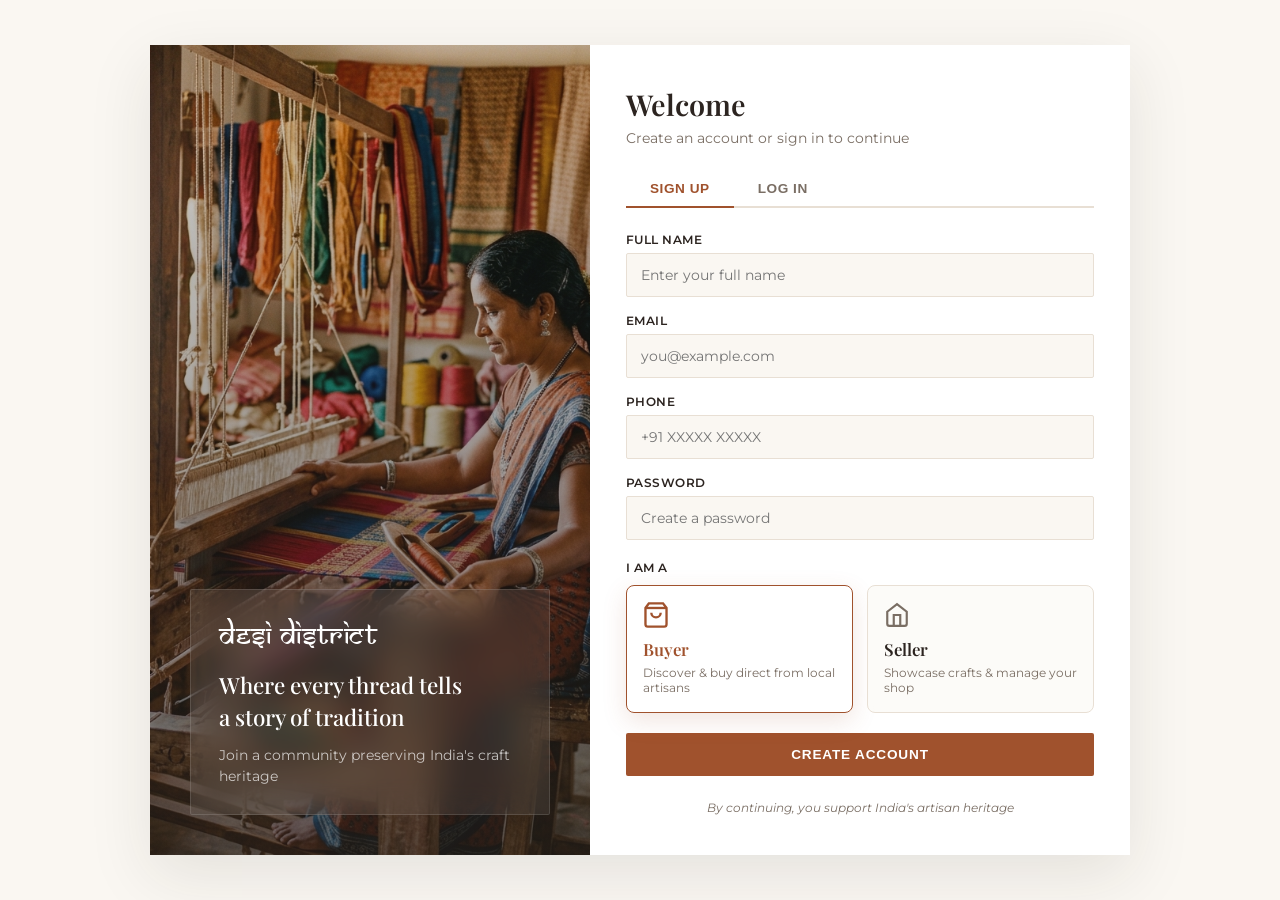
<file: Freshers-Hackathon-main/Artisan_Marketplace/auth.html>
<!doctype html>
<html lang="en">
<head>
  <meta charset="utf-8" />
  <meta name="viewport" content="width=device-width,initial-scale=1" />
  <title>Sign Up / Log In — Desi District</title>
  <meta name="description" content="Join Desi District to discover and support India's local artisans.">
  <link href="https://fonts.googleapis.com/css2?family=Playfair+Display:wght@400;500;600;700&family=Montserrat:wght@300;400;500;600;700&display=swap" rel="stylesheet">
  <link rel="stylesheet" href="css/auth.css">
</head>
<body class="auth-bg">

<div class="auth-wrap">
  <div class="auth-card">
    <aside class="auth-left">
      <div class="left-inner">
        <span class="brand-logo">Desi District</span>
        <h2 class="tagline">Where every thread tells<br>a story of tradition</h2>
        <p class="tagline-sub">Join a community preserving India's craft heritage</p>
      </div>
    </aside>

    <main class="auth-right">
      <div class="auth-header">
        <h1>Welcome</h1>
        <p class="auth-desc">Create an account or sign in to continue</p>
      </div>

      <div class="auth-toggle">
        <button id="signupBtn" class="toggle-btn active" type="button">Sign Up</button>
        <button id="loginBtn" class="toggle-btn" type="button">Log In</button>
      </div>

      <!-- Sign Up Form -->
      <form id="signupForm" novalidate>
        <div class="form-group">
          <label for="name">Full Name</label>
          <input id="name" placeholder="Enter your full name" required />
        </div>
        <div class="form-group">
          <label for="email">Email</label>
          <input id="email" type="email" placeholder="you@example.com" required />
        </div>
        <div class="form-group">
          <label for="phone">Phone</label>
          <input id="phone" placeholder="+91 XXXXX XXXXX" required />
        </div>
        <div class="form-group">
          <label for="password">Password</label>
          <input id="password" type="password" placeholder="Create a password" required />
        </div>

        <div class="role-section">
           <span class="role-label">I am a</span>
           <div class="role-grid">
             <label class="role-glass-card active" id="cardBuyer">
               <input type="radio" name="role" value="Buyer" checked />
               <div class="role-card-content">
                 <svg class="role-icon" viewBox="0 0 24 24" fill="none" stroke="currentColor" stroke-width="2">
                   <path d="M6 2L3 6v14a2 2 0 002 2h14a2 2 0 002-2V6l-3-4z"></path>
                   <line x1="3" y1="6" x2="21" y2="6"></line>
                   <path d="M16 10a4 4 0 01-8 0"></path>
                 </svg>
                 <span class="role-title">Buyer</span>
                 <span class="role-desc">Discover & buy direct from local artisans</span>
               </div>
             </label>

             <label class="role-glass-card" id="cardSeller">
               <input type="radio" name="role" value="Seller" />
               <div class="role-card-content">
                 <svg class="role-icon" viewBox="0 0 24 24" fill="none" stroke="currentColor" stroke-width="2">
                   <path d="M3 9l9-7 9 7v11a2 2 0 01-2 2H5a2 2 0 01-2-2z"></path>
                   <polyline points="9 22 9 12 15 12 15 22"></polyline>
                 </svg>
                 <span class="role-title">Seller</span>
                 <span class="role-desc">Showcase crafts & manage your shop</span>
               </div>
             </label>
           </div>
         </div>

        

        <div class="form-actions">
          <button type="submit" class="btn primary">Create Account</button>
        </div>
      </form>

      <!-- Login Form -->
      <form id="loginForm" class="hidden" novalidate>
        <div class="form-group">
          <label for="loginName">Name</label>
          <input id="loginName" placeholder="Enter your name" required />
        </div>
        <div class="form-group">
          <label for="loginPassword">Password</label>
          <input id="loginPassword" type="password" placeholder="Enter your password" required />
        </div>
        <div class="form-actions">
          <button type="submit" class="btn primary">Log In</button>
        </div>
      </form>
      <!-- Aesthetic Seller Onboarding Modal -->
<div id="sellerModal" class="seller-modal-overlay">
  <div class="seller-modal-container">
    
    <header class="seller-modal-header">
      <div class="header-brand">
        <span class="badge-fiverr">Seller Studio</span>
        <h2>Complete Your Artisan Profile</h2>
      </div>
      <p class="header-subtitle">Showcase your authentic craft to local buyers and storytellers.</p>
    </header>

    <form id="sellerOnboardingForm" class="seller-modal-body">
      
      <!-- Step 1: Identity Verification -->
      <div class="form-card">
        <label class="card-label">1. Identity Verification <span class="required">*</span></label>
        <span class="card-hint">Choose one government-recognized artisan or business identification.</span>
        <div class="input-grid-2">
          <div class="field-group">
            <label for="pehchanId">Pehchan Card / ID</label>
            <input type="text" id="pehchanId" placeholder="Enter Pehchan ID number" />
          </div>
          <div class="field-group">
            <label for="udyamId">UDYAM ID</label>
            <input type="text" id="udyamId" placeholder="e.g. UDYAM-WB-00-0000000" />
          </div>
        </div>
      </div>

      <!-- Step 2: Preferred Language -->
      <div class="form-card">
        <div class="label-with-mic">
          <label class="card-label">2. Preferred Spoken Language <span class="required">*</span></label>
          <button type="button" class="mic-btn" title="Voice Assist" onclick="toggleVoiceAssist('langVoice')">
            <svg class="mic-icon" viewBox="0 0 24 24" fill="none" stroke="currentColor" stroke-width="2">
              <path d="M12 1a3 3 0 0 0-3 3v8a3 3 0 0 0 6 0V4a3 3 0 0 0-3-3z"></path>
              <path d="M19 10v2a7 7 0 0 1-14 0v-2"></path>
              <line x1="12" y1="19" x2="12" y2="23"></line>
              <line x1="8" y1="23" x2="16" y2="23"></line>
            </svg>
          </button>
        </div>
        <select id="preferredLang" required>
          <option value="Bengali" selected>Bengali (বাংলা)</option>
          <option value="English">English</option>
          <option value="Hindi">Hindi (हिंदी)</option>
          <option value="Other Regional">Other Regional Language</option>
        </select>
        <span id="langVoiceStatus" class="voice-status"></span>
      </div>

      <!-- Step 3: Artform Selection -->
      <div class="form-card">
        <div class="label-with-mic">
          <label class="card-label">3. Primary Artform / Craft <span class="required">*</span></label>
          <button type="button" class="mic-btn" title="Voice Input for Custom Artform" onclick="toggleVoiceAssist('artformVoice')">
            <svg class="mic-icon" viewBox="0 0 24 24" fill="none" stroke="currentColor" stroke-width="2">
              <path d="M12 1a3 3 0 0 0-3 3v8a3 3 0 0 0 6 0V4a3 3 0 0 0-3-3z"></path>
              <path d="M19 10v2a7 7 0 0 1-14 0v-2"></path>
              <line x1="12" y1="19" x2="12" y2="23"></line>
              <line x1="8" y1="23" x2="16" y2="23"></line>
            </svg>
          </button>
        </div>
        <select id="artformSelect" onchange="toggleOtherArtform(this.value)" required>
          <option value="Visual arts">Visual arts</option>
          <option value="Textiles & decorative arts">Textiles & decorative arts</option>
          <option value="Sculpture & handicrafts">Sculpture & handicrafts</option>
          <option value="Performing arts">Performing arts</option>
          <option value="Storytelling / cultural arts">Storytelling / cultural arts</option>
          <option value="Other">Other (Add your own)</option>
        </select>
        
        <div id="otherArtformGroup" class="field-group custom-artform-input" style="display: none; margin-top: 10px;">
          <input type="text" id="customArtform" placeholder="Specify your unique artform or product type..." />
        </div>
        <span id="artformVoiceStatus" class="voice-status"></span>
      </div>

      <!-- Step 4: Region & District -->
      <div class="form-card">
        <label class="card-label">4. Location <span class="required">*</span></label>
        <div class="input-grid-2">
          <div class="field-group">
            <label>State</label>
            <input type="text" value="West Bengal" readonly class="disabled-input" />
          </div>
          <div class="field-group">
            <label for="districtSelect">District</label>
            <select id="districtSelect" required>
              <option value="" disabled selected>Select your district</option>
              <option value="Alipurduar">Alipurduar</option>
              <option value="Bankura">Bankura</option>
              <option value="Paschim Bardhaman">Paschim Bardhaman</option>
              <option value="Purba Bardhaman">Purba Bardhaman</option>
              <option value="Birbhum">Birbhum</option>
              <option value="Cooch Behar">Cooch Behar</option>
              <option value="Dakshin Dinajpur">Dakshin Dinajpur</option>
              <option value="Darjeeling">Darjeeling</option>
              <option value="Hooghly">Hooghly</option>
              <option value="Howrah">Howrah</option>
              <option value="Jalpaiguri">Jalpaiguri</option>
              <option value="Jhargram">Jhargram</option>
              <option value="Kalimpong">Kalimpong</option>
              <option value="Kolkata">Kolkata</option>
              <option value="Maldah">Maldah</option>
              <option value="Murshidabad">Murshidabad</option>
              <option value="Nadia">Nadia</option>
              <option value="North 24 Parganas">North 24 Parganas</option>
              <option value="Paschim Medinipur">Paschim Medinipur</option>
              <option value="Purba Medinipur">Purba Medinipur</option>
              <option value="Purulia">Purulia</option>
              <option value="South 24 Parganas">South 24 Parganas</option>
              <option value="Uttar Dinajpur">Uttar Dinajpur</option>
            </select>
          </div>
        </div>
      </div>

      <!-- Step 5: Shop Address (Optional) -->
      <div class="form-card">
        <label class="card-label">5. Shop Address <span class="optional-tag">(Optional)</span></label>
        <input type="text" id="sellerShopAddress" placeholder="Workshop, village studio, or home address" />
      </div>

      <!-- Step 6: Tell Us About Yourself -->
      <div class="form-card">
        <div class="label-with-mic">
          <label class="card-label">6. Tell Us About Yourself & Your Craft <span class="required">*</span></label>
          <button type="button" class="mic-btn" title="Voice Dictation" onclick="toggleVoiceAssist('bioVoice')">
            <svg class="mic-icon" viewBox="0 0 24 24" fill="none" stroke="currentColor" stroke-width="2">
              <path d="M12 1a3 3 0 0 0-3 3v8a3 3 0 0 0 6 0V4a3 3 0 0 0-3-3z"></path>
              <path d="M19 10v2a7 7 0 0 1-14 0v-2"></path>
              <line x1="12" y1="19" x2="12" y2="23"></line>
              <line x1="8" y1="23" x2="16" y2="23"></line>
            </svg>
          </button>
        </div>
        <textarea id="sellerBio" rows="4" placeholder="Briefly describe your story, materials used, technique, and vision..." required></textarea>
        <span id="bioVoiceStatus" class="voice-status"></span>
      </div>

      <div class="modal-actions">
        <button type="submit" class="btn-save-profile">Save & Launch Shop</button>
      </div>

    </form>
  </div>
</div>

<!-- Saved Profile Dialog Box -->
<div id="savedDialogOverlay" class="dialog-overlay" style="display: none;">
  <div class="dialog-box">
    <div class="dialog-icon">
      <svg viewBox="0 0 24 24" fill="none" stroke="currentColor" stroke-width="2.5">
        <path d="M22 11.08V12a10 10 0 1 1-5.93-9.14"></path>
        <polyline points="22 4 12 14.01 9 11.01"></polyline>
      </svg>
    </div>
    <h3>Profile Saved!</h3>
    <p>Your details have been successfully updated in our artisan database.</p>
    <button type="button" class="btn-dialog-close" onclick="closeSavedDialog()">Continue to Dashboard</button>
  </div>
</div>

      <p class="auth-footer-text">By continuing, you support India's artisan heritage</p>
    </main>
  </div>
</div>

<script src="js/auth.js"></script>
</body>
</html>
</file>
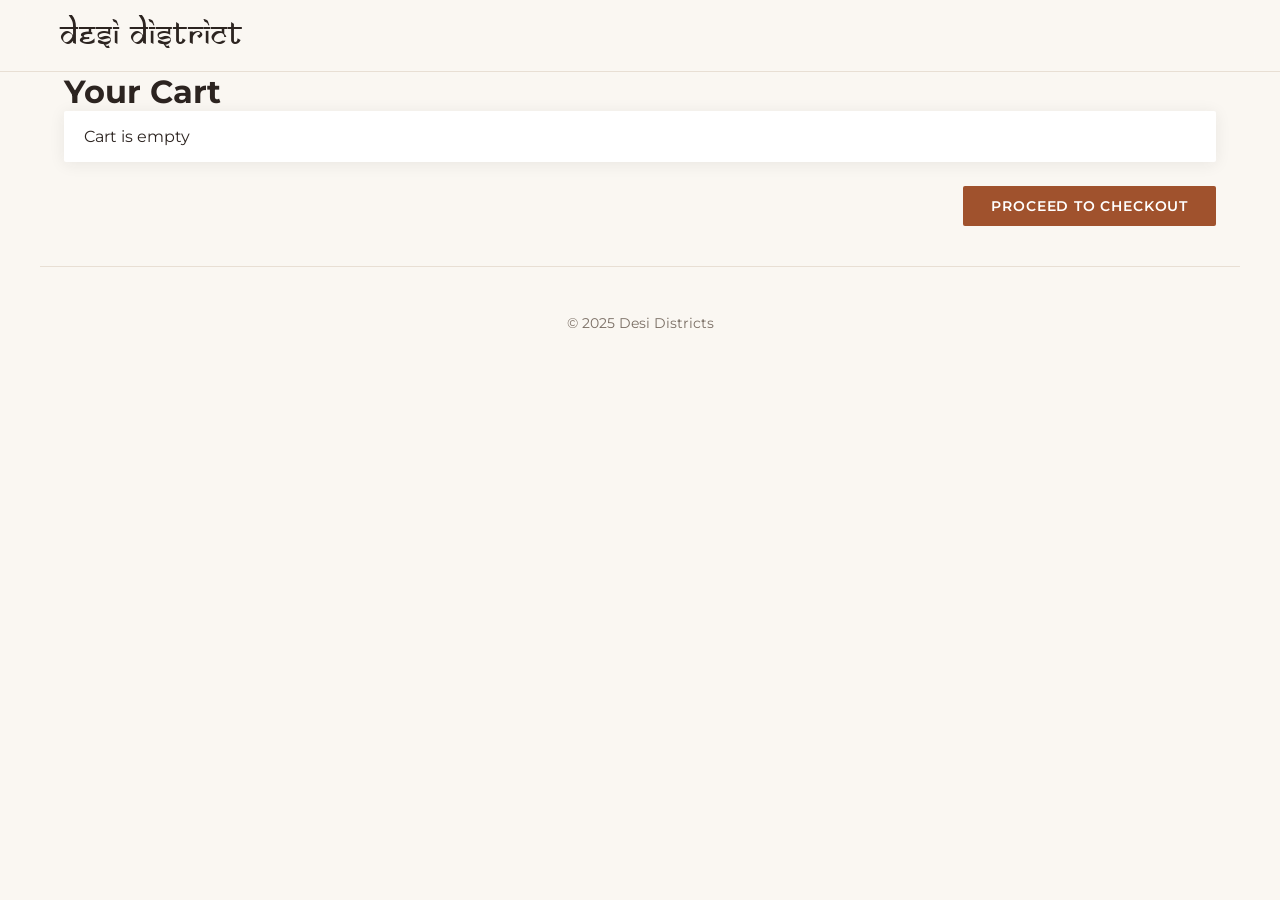
<file: Freshers-Hackathon-main/Artisan_Marketplace/cart.html>
<!doctype html>
<html lang="en">
<head>
  <meta charset="utf-8" />
  <meta name="viewport" content="width=device-width,initial-scale=1" />
  <title>Cart — Desi Districts</title>
  <link href="https://fonts.googleapis.com/css2?family=Playfair+Display:wght@400;500;600;700&family=Montserrat:wght@300;400;500;600;700&display=swap" rel="stylesheet">
  <link rel="stylesheet" href="css/cart.css">
</head>
<body>
  <nav class="nav">
    <div class="nav-left">
      <a href="index.html" class="brand"><span class="brand-name">Desi District</span></a>
    </div>
    <button class="nav-toggle" onclick="this.nextElementSibling.classList.toggle('open');this.textContent=this.textContent==='☰'?'✕':'☰'" aria-label="Menu">☰</button>
    <div class="nav-right"></div>
  </nav>

  <main class="wrap">
    <h1>Your Cart</h1>
    <div id="cartPage" class="cart-page"></div>

    <!-- Proceed to Checkout Button -->
    <div class="checkout-container">
      <a href="checkout.html" class="checkout-btn">Proceed to Checkout</a>
    </div>
  </main>

  <footer class="footer wrap">© 2025 Desi Districts</footer>
  <script src="js/cart.js"></script>
</body>
</html>
</file>
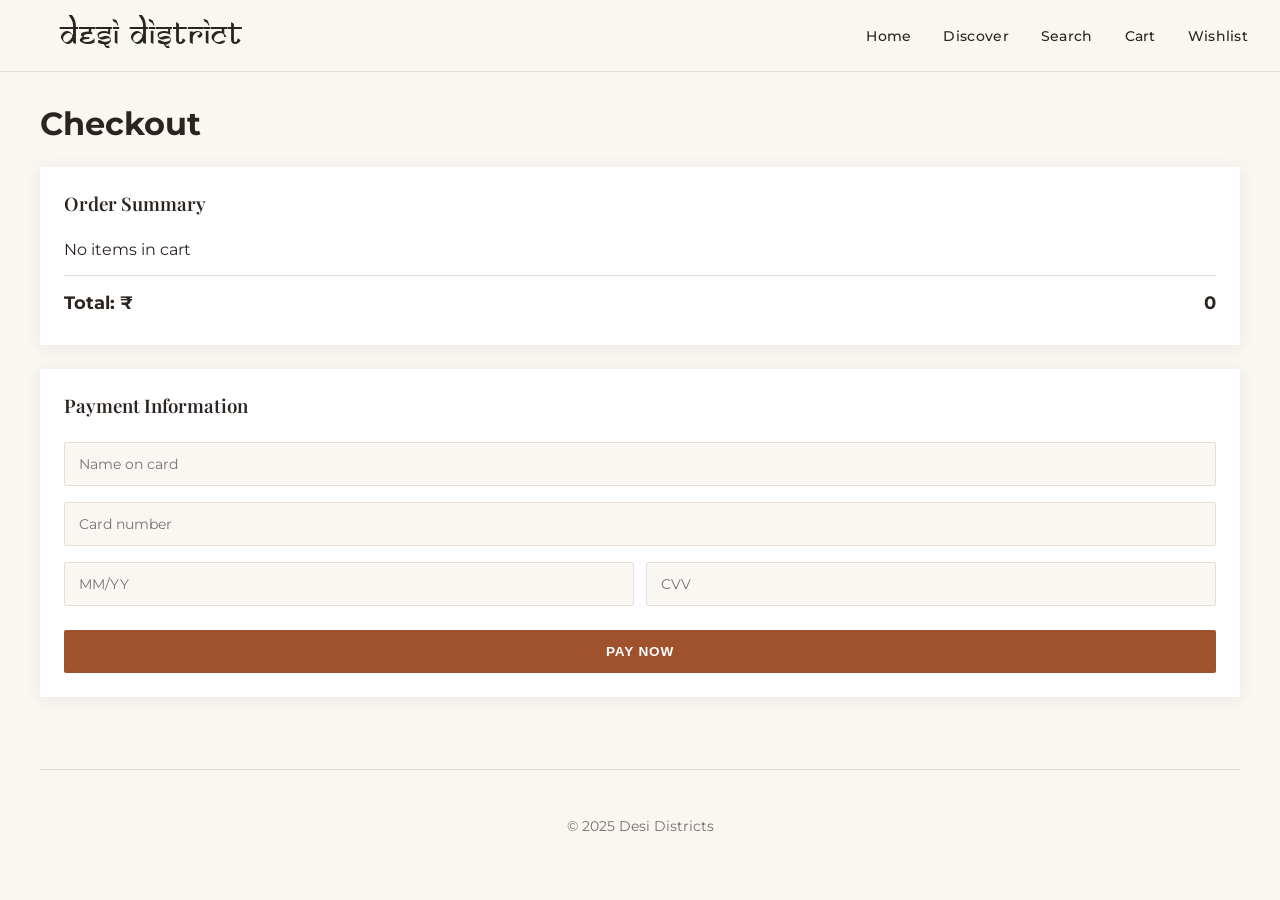
<file: Freshers-Hackathon-main/Artisan_Marketplace/checkout.html>
<!doctype html>
<html lang="en">
<head>
  <meta charset="utf-8">
  <meta name="viewport" content="width=device-width,initial-scale=1">
  <title>Checkout — Desi Districts</title>
  <link href="https://fonts.googleapis.com/css2?family=Playfair+Display:wght@400;500;600;700&family=Montserrat:wght@300;400;500;600;700&display=swap" rel="stylesheet">
  <link rel="stylesheet" href="css/checkout.css">
</head>
<body>
  <nav class="nav">
    <div class="nav-left">
      <a href="index.html" class="brand"><span class="brand-name">Desi District</span></a>
    </div>
    <button class="nav-toggle" onclick="this.nextElementSibling.classList.toggle('open');this.textContent=this.textContent==='☰'?'✕':'☰'" aria-label="Menu">☰</button>
    <div class="nav-right">
      <a href="index.html">Home</a>
      <a href="discover.html">Discover</a>
      <a href="search.html">Search</a>
      <a href="cart.html">Cart</a>
      <a href="wishlist.html">Wishlist</a>
    </div>
  </nav>

  <main class="wrap checkout-wrap">
    <h1>Checkout</h1>

    <section class="section-card cart-summary">
      <h3>Order Summary</h3>
      <div id="checkoutItems"></div>
      <div class="total">Total: ₹<span id="checkoutTotal">0</span></div>
    </section>

    <section class="section-card payment-form">
      <h3>Payment Information</h3>
      <input id="cardName" placeholder="Name on card" />
      <input id="cardNumber" placeholder="Card number" />
      <div class="card-row">
        <input id="expiry" placeholder="MM/YY" />
        <input id="cvv" placeholder="CVV" />
      </div>
      <button id="payBtn" class="btn primary">Pay Now</button>
    </section>
  </main>

  <footer class="footer wrap">© 2025 Desi Districts</footer>
  <script src="js/checkout.js"></script>
</body>
</html>
</file>
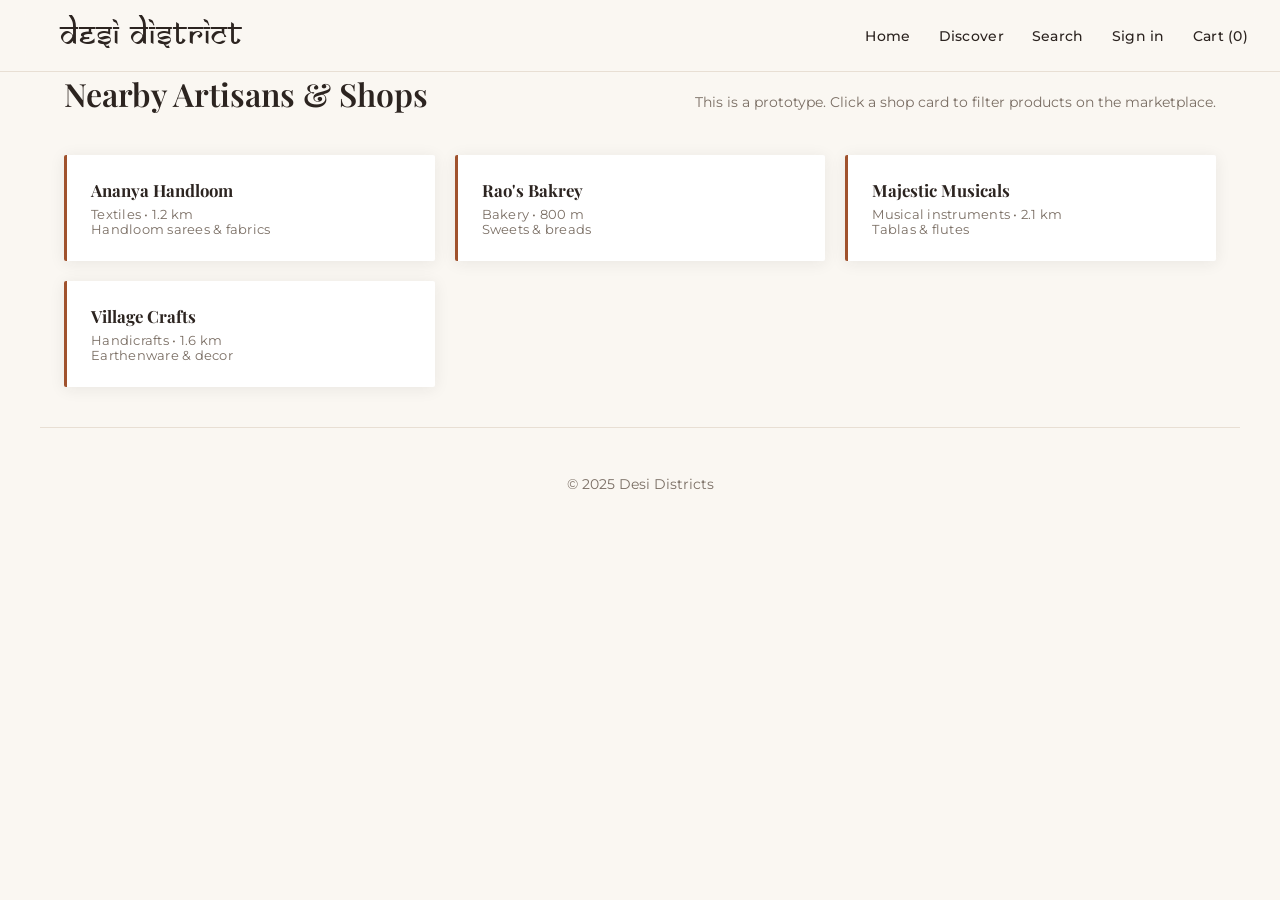
<file: Freshers-Hackathon-main/Artisan_Marketplace/discover.html>
<!doctype html>
<html lang="en">
<head>
  <meta charset="utf-8" /><meta name="viewport" content="width=device-width,initial-scale=1" />
  <title>Discover — Desi Districts</title>
  <link href="https://fonts.googleapis.com/css2?family=Playfair+Display:wght@400;500;600;700&family=Montserrat:wght@300;400;500;600;700&display=swap" rel="stylesheet">
  <link rel="stylesheet" href="css/discover.css">
</head>
<body>
  <nav class="nav">
    <div class="nav-left">
      <a href="index.html" class="brand"><span class="brand-name">Desi District</span></a>
    </div>
    <button class="nav-toggle" onclick="this.nextElementSibling.classList.toggle('open');this.textContent=this.textContent==='☰'?'✕':'☰'" aria-label="Menu">☰</button>
    <div class="nav-right">
      <a href="index.html">Home</a><a href="discover.html">Discover</a><a href="search.html">Search</a><a href="auth.html">Sign in</a><a href="cart.html">Cart (<span id="navCartCount2">0</span>)</a>
    </div>
  </nav>

  <main class="wrap">
    <header class="section-head">
      <h1>Nearby Artisans & Shops</h1>
      <p class="muted">This is a prototype. Click a shop card to filter products on the marketplace.</p>
    </header>

    <section id="shopsList" class="shops-grid"></section>
  </main>

  <footer class="footer wrap">© 2025 Desi Districts</footer>
  <script src="js/discover.js"></script>
</body>
</html>
</file>
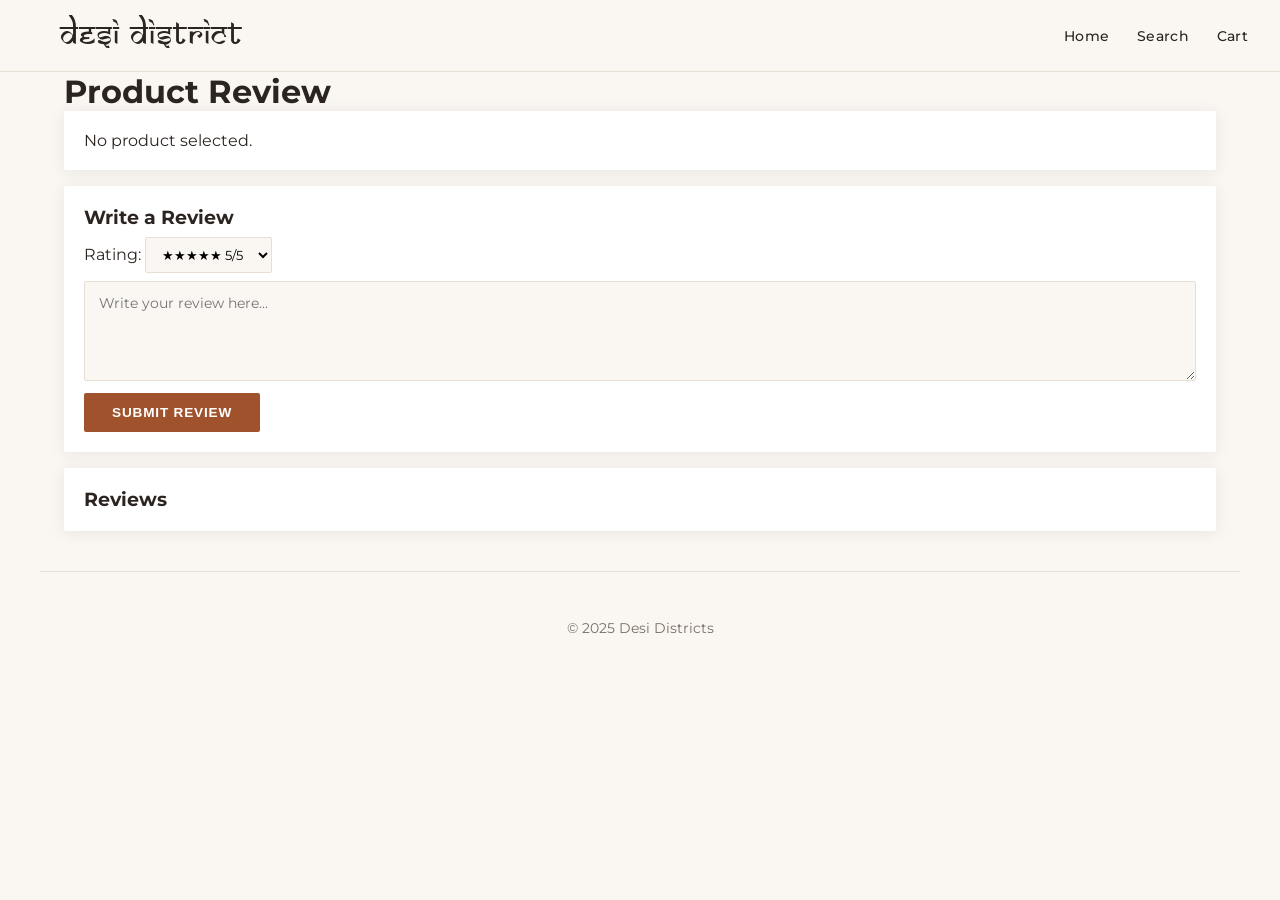
<file: Freshers-Hackathon-main/Artisan_Marketplace/review.html>
<!doctype html>
<html lang="en">
<head>
<meta charset="utf-8" />
<meta name="viewport" content="width=device-width,initial-scale=1" />
<title>Product Review — Desi Districts</title>
<link rel="stylesheet" href="css/review.css">
<link href="https://fonts.googleapis.com/css2?family=Playfair+Display:wght@400;500;600;700&family=Montserrat:wght@300;400;500;600;700&display=swap" rel="stylesheet">
</head>
<body>
  <nav class="nav">
    <div class="nav-left">
      <a href="index.html" class="brand"><span class="brand-name">Desi District</span></a>
    </div>
    <button class="nav-toggle" onclick="this.nextElementSibling.classList.toggle('open');this.textContent=this.textContent==='☰'?'✕':'☰'" aria-label="Menu">☰</button>
    <div class="nav-right">
      <a href="index.html">Home</a><a href="search.html">Search</a><a href="cart.html">Cart</a>
    </div>
  </nav>

  <main class="wrap">
    <h1>Product Review</h1>
    <div id="productReview" class="section-card"></div>

    <div class="section-card">
      <h3>Write a Review</h3>
      <label>Rating:</label>
      <select id="reviewRating">
        <option value="5">★★★★★ 5/5</option>
        <option value="4">★★★★ 4/5</option>
        <option value="3">★★★ 3/5</option>
        <option value="2">★★ 2/5</option>
        <option value="1">★ 1/5</option>
      </select>
      <textarea id="reviewText" placeholder="Write your review here..."></textarea>
      <button id="submitReview" class="btn primary">Submit Review</button>
    </div>

    <div class="section-card">
      <h3>Reviews</h3>
      <div id="reviewsList"></div>
    </div>
  </main>

  <footer class="footer wrap">© 2025 Desi Districts</footer>
  <script src="js/review.js"></script>
</body>
</html>
</file>
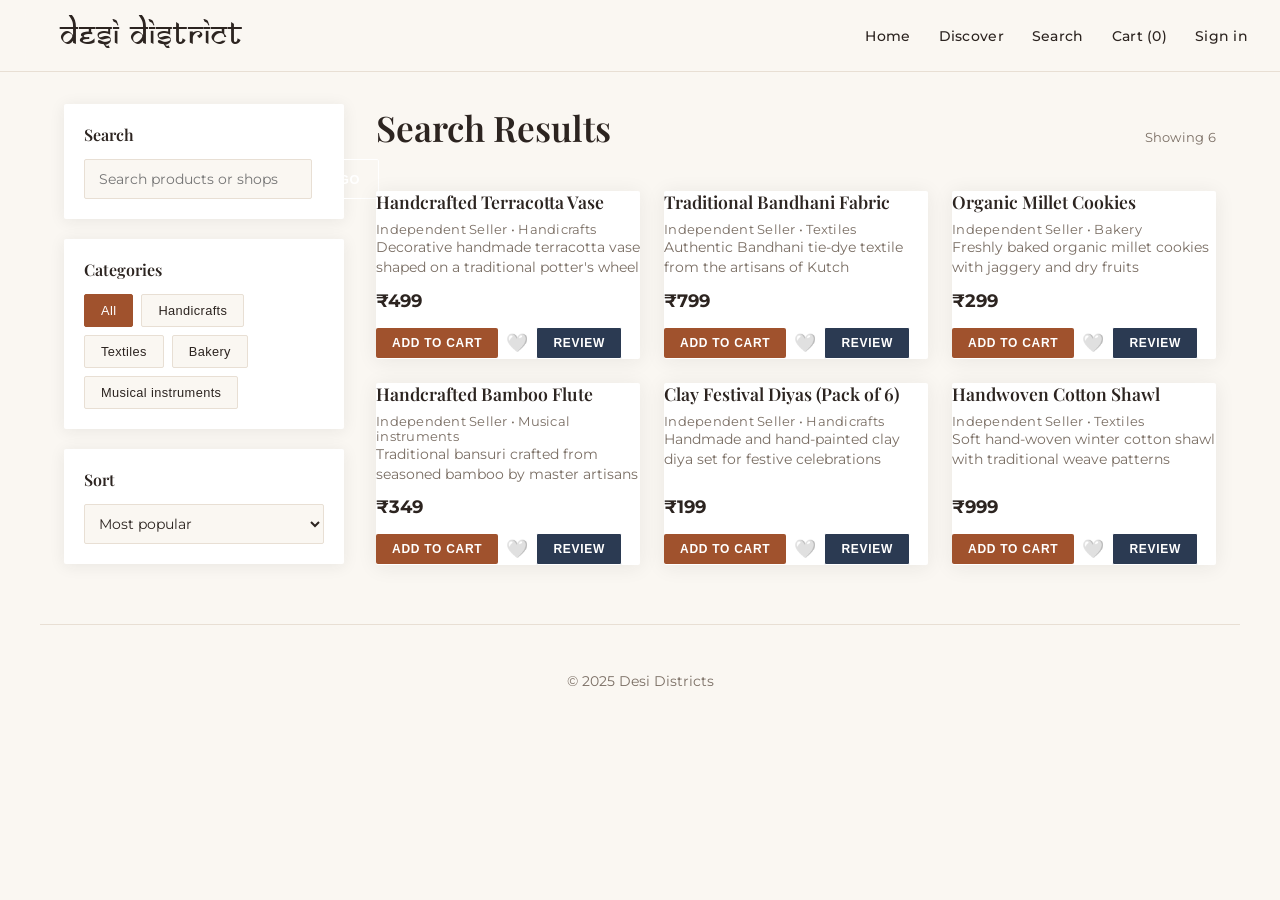
<file: Freshers-Hackathon-main/Artisan_Marketplace/search.html>
<!doctype html>
<html lang="en">
<head>
  <meta charset="utf-8" /><meta name="viewport" content="width=device-width,initial-scale=1" />
  <title>Search — Desi Districts</title>
  <link href="https://fonts.googleapis.com/css2?family=Playfair+Display:wght@400;500;600;700&family=Montserrat:wght@300;400;500;600;700&display=swap" rel="stylesheet">
  <link rel="stylesheet" href="css/search.css">
</head>
<body>
  <nav class="nav">
    <div class="nav-left">
      <a href="index.html" class="brand"><span class="brand-name">Desi District</span></a>
    </div>
    <button class="nav-toggle" onclick="this.nextElementSibling.classList.toggle('open');this.textContent=this.textContent==='☰'?'✕':'☰'" aria-label="Menu">☰</button>
    <div class="nav-right">
      <a href="index.html">Home</a><a href="discover.html">Discover</a><a href="search.html">Search</a><a href="cart.html">Cart (<span id="navCartCount3">0</span>)</a><a href="auth.html">Sign in</a>
    </div>
  </nav>

  <main class="wrap layout">
    <aside class="sidebar">
      <div class="section-card">
        <h3>Search</h3>
        <div class="search"><input id="searchQ" placeholder="Search products or shops" /><button id="searchBtn" class="btn ghost">Go</button></div>
      </div>

      <div class="section-card">
        <h3>Categories</h3>
        <div id="searchCategories" class="chips"></div>
      </div>

      <div class="section-card">
        <h3>Sort</h3>
        <select id="searchSort">
          <option value="popular">Most popular</option>
          <option value="price_low">Price: Low → High</option>
          <option value="price_high">Price: High → Low</option>
        </select>
      </div>
    </aside>

    <section class="content">
      <div class="section-head">
        <h2>Search Results</h2>
        <div class="meta">Showing <span id="searchShown">0</span></div>
      </div>
      <div id="searchResults" class="products grid-3"></div>
    </section>
  </main>

  <footer class="footer wrap">© 2025 Desi Districts</footer>
  <script src="js/search.js"></script>
</body>
</html>
</file>
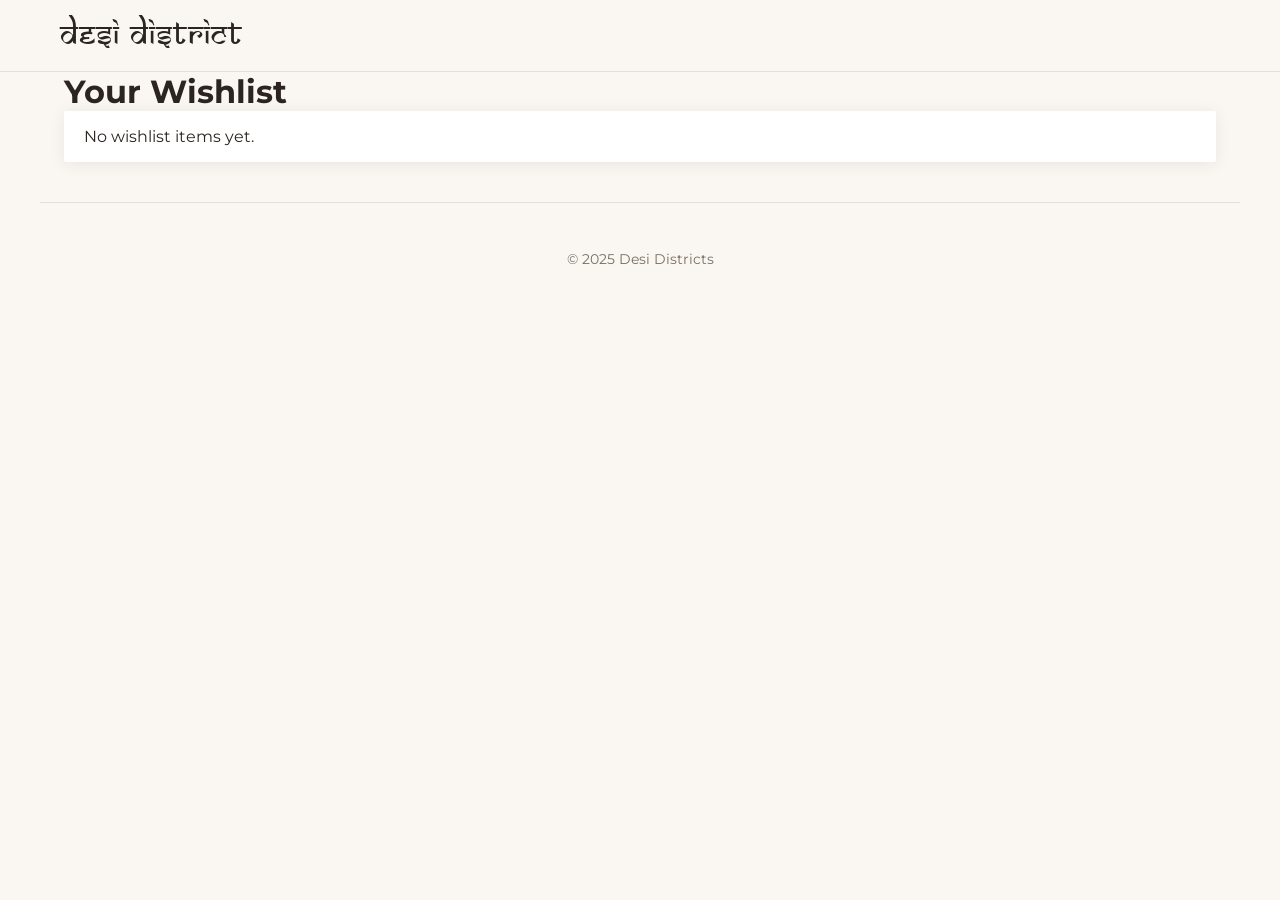
<file: Freshers-Hackathon-main/Artisan_Marketplace/wishlist.html>
<!doctype html>
<html lang="en">
<head>
  <meta charset="utf-8" /><meta name="viewport" content="width=device-width,initial-scale=1" />
  <title>Wishlist — Desi Districts</title>
  <link href="https://fonts.googleapis.com/css2?family=Playfair+Display:wght@400;500;600;700&family=Montserrat:wght@300;400;500;600;700&display=swap" rel="stylesheet">
  <link rel="stylesheet" href="css/wishlist.css">
</head>
<body>
  <nav class="nav">
    <div class="nav-left">
      <a href="index.html" class="brand"><span class="brand-name">Desi District</span></a>
    </div>
    <button class="nav-toggle" onclick="this.nextElementSibling.classList.toggle('open');this.textContent=this.textContent==='☰'?'✕':'☰'" aria-label="Menu">☰</button>
    <div class="nav-right"></div>
  </nav>
  <main class="wrap">
    <h1>Your Wishlist</h1>
    <div id="wishlistPage"></div>
  </main>
  <footer class="footer wrap">© 2025 Desi Districts</footer>
  <script src="js/wishlist.js"></script>
</body>
</html>
</file>
<file: Freshers-Hackathon-main/Artisan_Marketplace/css/auth.css>
@import url('index.css');

/* Auth Page */
.auth-bg {
  background: var(--bg);
  min-height: 100vh;
  -webkit-font-smoothing: antialiased;
}

.auth-wrap {
  display: flex;
  align-items: center;
  justify-content: center;
  min-height: 100vh;
  padding: 24px;
}

.auth-card {
  display: flex;
  width: 980px;
  max-width: 100%;
  min-height: 620px;
  overflow: hidden;
  background: var(--card);
  box-shadow: 0 20px 60px rgba(44,36,32,0.1);
}

/* Left Panel — Artisan Image */
.auth-left {
  position: relative;
  flex: 0 0 440px;
  display: flex;
  align-items: flex-end;
  justify-content: flex-start;
  padding: 40px;
  overflow: hidden;
  background-image:
    linear-gradient(180deg, rgba(44,36,32,0.2) 0%, rgba(44,36,32,0.65) 100%),
    url('../assets/images/auth-artisan.png');
  background-size: cover;
  background-position: center;
}

.left-inner {
  width: 100%;
  padding: 28px;
  border-radius: 2px;
  backdrop-filter: blur(16px);
  background: rgba(255,255,255,0.08);
  border: 1px solid rgba(255,255,255,0.12);
  color: #fff;
}

.brand-logo {
  font-family: 'Samarkan';
  font-size: 1.8rem;
  display: block;
  margin-bottom: 16px;
  letter-spacing: 0.02em;
}

.tagline {
  font-family: 'Playfair Display', serif;
  font-size: 1.4rem;
  font-weight: 500;
  line-height: 1.4;
  margin: 0 0 12px;
  color: #fff;
}

.tagline-sub {
  font-size: 0.85rem;
  color: rgba(255,255,255,0.7);
  margin: 0;
  line-height: 1.5;
}

/* Right Panel — Form */
.auth-right {
  flex: 1 1 auto;
  padding: 40px 36px;
  display: flex;
  flex-direction: column;
  justify-content: center;
  background: var(--card);
  overflow-y: auto;
}

.auth-header {
  margin-bottom: 24px;
}

.auth-header h1 {
  font-family: 'Playfair Display', serif;
  font-size: 1.8rem;
  font-weight: 600;
  color: var(--text);
  margin: 0 0 6px;
}

.auth-desc {
  color: var(--muted);
  font-size: 0.9rem;
  margin: 0;
}

/* Toggle Buttons */
.auth-toggle {
  display: flex;
  gap: 0;
  margin-bottom: 24px;
  border-bottom: 2px solid var(--sand);
}

.toggle-btn {
  background: none;
  border: none;
  padding: 10px 24px;
  font-weight: 600;
  font-size: 0.85rem;
  color: var(--muted);
  cursor: pointer;
  position: relative;
  transition: color 0.3s;
  letter-spacing: 0.04em;
  text-transform: uppercase;
}

.toggle-btn.active {
  color: var(--accent);
}

.toggle-btn.active::after {
  content: '';
  position: absolute;
  bottom: -2px;
  left: 0;
  right: 0;
  height: 2px;
  background: var(--accent);
}

/* Form Groups */
.form-group {
  margin-bottom: 16px;
}

.form-group label {
  display: block;
  font-size: 0.78rem;
  font-weight: 600;
  color: var(--text);
  margin-bottom: 6px;
  letter-spacing: 0.04em;
  text-transform: uppercase;
}

.auth-right input,
.auth-right textarea {
  width: 100%;
  padding: 12px 14px;
  margin: 0;
  border: 1px solid var(--sand);
  border-radius: 2px;
  font-size: 0.9rem;
  font-family: 'Montserrat', sans-serif;
  background: var(--bg);
  color: var(--text);
  transition: border-color 0.3s, box-shadow 0.3s;
  box-sizing: border-box;
}

.auth-right input:focus,
.auth-right textarea:focus {
  outline: none;
  border-color: var(--accent);
  box-shadow: 0 0 0 3px rgba(160,82,45,0.1);
}

.auth-right textarea {
  height: 80px;
  resize: vertical;
}

/* Glassmorphism Role Selector */
.role-section {
  margin: 20px 0;
}

.role-section .role-label {
  display: block;
  font-size: 0.78rem;
  font-weight: 600;
  color: var(--text);
  margin-bottom: 10px;
  letter-spacing: 0.04em;
  text-transform: uppercase;
}

.role-grid {
  display: grid;
  grid-template-columns: 1fr 1fr;
  gap: 14px;
}

.role-glass-card {
  position: relative;
  display: flex;
  flex-direction: column;
  padding: 16px;
  border-radius: 8px;
  background: rgba(250, 247, 242, 0.55);
  backdrop-filter: blur(12px);
  -webkit-backdrop-filter: blur(12px);
  border: 1.5px solid var(--sand);
  cursor: pointer;
  user-select: none;
  transition: all 0.25s cubic-bezier(0.4, 0, 0.2, 1);
  box-sizing: border-box;
}

.role-glass-card input[type="radio"] {
  position: absolute;
  opacity: 0;
  width: 0;
  height: 0;
}

.role-card-content {
  display: flex;
  flex-direction: column;
  align-items: flex-start;
  gap: 6px;
}

.role-icon {
  width: 26px;
  height: 26px;
  stroke: var(--muted);
  margin-bottom: 4px;
  transition: stroke 0.25s ease, transform 0.25s ease;
}

.role-title {
  font-family: 'Playfair Display', serif;
  font-size: 1.05rem;
  font-weight: 600;
  color: var(--text);
}

.role-desc {
  font-size: 0.72rem;
  color: var(--muted);
  line-height: 1.3;
}

/* Hover & Active Interactions */
.role-glass-card:hover {
  transform: translateY(-2px);
  border-color: var(--clay);
  box-shadow: 0 8px 20px rgba(44, 36, 32, 0.06);
}

.role-glass-card:active {
  transform: scale(0.97);
}

.role-glass-card.active {
  background: rgba(255, 255, 255, 0.85);
  border-color: var(--accent);
  box-shadow: 0 8px 24px rgba(160, 82, 45, 0.15);
}

.role-glass-card.active .role-icon {
  stroke: var(--accent);
  transform: scale(1.08);
}

.role-glass-card.active .role-title {
  color: var(--accent);
}

@media (max-width: 480px) {
  .role-grid {
    grid-template-columns: 1fr;
  }
}

/* Seller extras */
#sellerExtras {
  margin-top: 8px;
}

/* Form Actions */
.form-actions {
  margin-top: 20px;
}

.form-actions .btn.primary {
  width: 100%;
  padding: 14px;
  font-size: 0.85rem;
  background: var(--accent);
  color: #fff;
  border: none;
  border-radius: 2px;
  cursor: pointer;
  font-weight: 600;
  letter-spacing: 0.06em;
  text-transform: uppercase;
  transition: background 0.3s, transform 0.2s;
}

.form-actions .btn.primary:hover {
  background: #8B4526;
  transform: translateY(-1px);
}

.auth-footer-text {
  text-align: center;
  font-size: 0.78rem;
  color: var(--muted);
  margin-top: 24px;
  font-style: italic;
}

.hidden {
  display: none !important;
}

/* Responsive */
@media (max-width: 820px) {
  .auth-card {
    flex-direction: column;
    min-height: auto;
  }

  .auth-left {
    flex: none;
    height: 240px;
    padding: 24px;
  }

  .tagline {
    font-size: 1.1rem;
  }

  .auth-right {
    padding: 28px 24px;
  }
}

@media (max-width: 480px) {
  .auth-wrap {
    padding: 0;
  }

  .auth-card {
    box-shadow: none;
  }

  .auth-left {
    height: 200px;
  }

  .brand-logo {
    font-size: 1.4rem;
  }

  .tagline {
    font-size: 1rem;
  }
}
/* ==========================================================================
   Fiverr-Style Seller Onboarding Modal & Voice UI
   ========================================================================== */

.seller-modal-overlay {
  position: fixed;
  top: 0;
  left: 0;
  width: 100vw;
  height: 100vh;
  background: rgba(26, 20, 18, 0.65);
  backdrop-filter: blur(8px);
  -webkit-backdrop-filter: blur(8px);
  display: flex;
  align-items: center;
  justify-content: center;
  z-index: 1000;
  opacity: 0;
  visibility: hidden;
  transition: all 0.3s ease;
}

.seller-modal-overlay.open {
  opacity: 1;
  visibility: visible;
}

.seller-modal-container {
  background: rgba(255, 252, 248, 0.95);
  width: 90%;
  max-width: 680px;
  max-height: 88vh;
  overflow-y: auto;
  border-radius: 12px;
  border: 1.5px solid var(--sand);
  box-shadow: 0 20px 40px rgba(0, 0, 0, 0.2);
  padding: 32px;
  box-sizing: border-box;
}

.seller-modal-header {
  border-bottom: 1px solid var(--sand);
  padding-bottom: 16px;
  margin-bottom: 24px;
}

.badge-fiverr {
  display: inline-block;
  background: var(--accent);
  color: #fff;
  font-size: 0.7rem;
  font-weight: 700;
  text-transform: uppercase;
  letter-spacing: 0.08em;
  padding: 3px 8px;
  border-radius: 4px;
  margin-bottom: 8px;
}

.seller-modal-header h2 {
  font-family: 'Playfair Display', serif;
  font-size: 1.6rem;
  color: var(--text);
  margin: 0 0 4px 0;
}

.header-subtitle {
  font-size: 0.85rem;
  color: var(--muted);
  margin: 0;
}

.form-card {
  background: #ffffff;
  border: 1px solid var(--sand);
  border-radius: 8px;
  padding: 18px;
  margin-bottom: 16px;
}

.card-label {
  font-weight: 600;
  font-size: 0.9rem;
  color: var(--text);
  display: block;
}

.card-hint {
  font-size: 0.75rem;
  color: var(--muted);
  margin-bottom: 12px;
  display: block;
}

.label-with-mic {
  display: flex;
  justify-content: space-between;
  align-items: center;
  margin-bottom: 10px;
}

.mic-btn {
  background: rgba(160, 82, 45, 0.08);
  border: 1px solid rgba(160, 82, 45, 0.2);
  border-radius: 50%;
  width: 34px;
  height: 34px;
  display: flex;
  align-items: center;
  justify-content: center;
  cursor: pointer;
  transition: all 0.2s ease;
}

.mic-btn:hover {
  background: var(--accent);
}

.mic-btn:hover .mic-icon {
  stroke: #ffffff;
}

.mic-icon {
  width: 16px;
  height: 16px;
  stroke: var(--accent);
}

.mic-btn.listening {
  animation: pulse-mic 1.2s infinite;
  background: var(--accent);
}

.mic-btn.listening .mic-icon {
  stroke: #ffffff;
}

@keyframes pulse-mic {
  0% { box-shadow: 0 0 0 0 rgba(160, 82, 45, 0.5); }
  70% { box-shadow: 0 0 0 8px rgba(160, 82, 45, 0); }
  100% { box-shadow: 0 0 0 0 rgba(160, 82, 45, 0); }
}

.voice-status {
  display: block;
  font-size: 0.75rem;
  color: var(--accent);
  margin-top: 4px;
  font-style: italic;
}

.input-grid-2 {
  display: grid;
  grid-template-columns: 1fr 1fr;
  gap: 12px;
}

.disabled-input {
  background: #f4f0ea;
  color: #777;
  cursor: not-allowed;
}

.optional-tag {
  font-weight: normal;
  font-size: 0.75rem;
  color: var(--muted);
}

.btn-save-profile {
  width: 100%;
  background: var(--accent);
  color: #ffffff;
  padding: 12px;
  border: none;
  border-radius: 6px;
  font-weight: 600;
  font-size: 0.95rem;
  cursor: pointer;
  transition: background 0.2s ease;
}

.btn-save-profile:hover {
  background: #8b4513;
}

/* Dialog Box */
.dialog-overlay {
  position: fixed;
  top: 0;
  left: 0;
  width: 100vw;
  height: 100vh;
  background: rgba(0, 0, 0, 0.5);
  display: flex;
  align-items: center;
  justify-content: center;
  z-index: 1100;
}

.dialog-box {
  background: #ffffff;
  padding: 28px;
  border-radius: 10px;
  text-align: center;
  max-width: 360px;
  box-shadow: 0 10px 25px rgba(0,0,0,0.15);
}

.dialog-icon {
  width: 48px;
  height: 48px;
  margin: 0 auto 12px;
  background: rgba(46, 125, 50, 0.1);
  border-radius: 50%;
  display: flex;
  align-items: center;
  justify-content: center;
}

.dialog-icon svg {
  width: 24px;
  height: 24px;
  stroke: #2e7d32;
}

.btn-dialog-close {
  background: var(--text);
  color: #fff;
  border: none;
  padding: 8px 18px;
  border-radius: 4px;
  cursor: pointer;
  margin-top: 14px;
}
</file>
<file: Freshers-Hackathon-main/Artisan_Marketplace/css/cart.css>
@import url('index.css');

.cart-page .section-card {
  padding: 16px 20px;
  margin-bottom: 12px;
  background: var(--card);
  border-radius: 2px;
  box-shadow: 0 2px 16px var(--shadow);
}

.checkout-container {
  text-align: right;
  margin-top: 24px;
  display: flex;
  justify-content: flex-end;
  gap: 10px;
}

.checkout-btn {
  background: var(--accent);
  color: #fff;
  padding: 12px 28px;
  border-radius: 2px;
  text-decoration: none;
  font-weight: 600;
  font-size: 0.85rem;
  letter-spacing: 0.06em;
  text-transform: uppercase;
  transition: background 0.3s, transform 0.2s;
}

.checkout-btn:hover {
  background: #8B4526;
  transform: translateY(-1px);
}

.clear-cart-btn {
  background: var(--card);
  color: var(--text);
  border: 1px solid var(--sand);
  padding: 12px 28px;
  border-radius: 2px;
  text-decoration: none;
  font-weight: 600;
  font-size: 0.85rem;
  letter-spacing: 0.06em;
  text-transform: uppercase;
  cursor: pointer;
  transition: all 0.3s;
}

.clear-cart-btn:hover {
  border-color: var(--accent);
  color: var(--accent);
}

.review-btn {
  background: var(--accent-3);
  color: #fff;
  border: none;
  padding: 8px 16px;
  border-radius: 2px;
  cursor: pointer;
  font-weight: 600;
  font-size: 0.8rem;
  letter-spacing: 0.04em;
  text-transform: uppercase;
  transition: background 0.3s;
}

.review-btn:hover {
  background: #1f2d42;
}

.remove-btn {
  background: var(--card);
  color: var(--accent);
  border: 1px solid var(--accent);
  padding: 8px 16px;
  border-radius: 2px;
  cursor: pointer;
  font-weight: 600;
  font-size: 0.8rem;
  letter-spacing: 0.04em;
  text-transform: uppercase;
  transition: all 0.3s;
}

.remove-btn:hover {
  background: var(--accent);
  color: #fff;
}
</file>
<file: Freshers-Hackathon-main/Artisan_Marketplace/css/checkout.css>
@import url('index.css');

.checkout-wrap {
  display: flex;
  flex-direction: column;
  gap: 24px;
  padding: 32px 0;
}

.section-card {
  background: var(--card);
  padding: 24px;
  border-radius: 2px;
  box-shadow: 0 2px 16px var(--shadow);
}

.section-card h3 {
  font-family: 'Playfair Display', serif;
  font-weight: 600;
  margin-bottom: 16px;
}

.cart-summary div {
  margin: 8px 0;
  display: flex;
  justify-content: space-between;
  align-items: center;
}

.total {
  font-weight: 700;
  font-size: 1.1rem;
  margin-top: 16px;
  padding-top: 16px;
  border-top: 1px solid var(--sand);
  text-align: right;
}

.payment-form input {
  width: 100%;
  padding: 12px 14px;
  margin: 8px 0;
  border-radius: 2px;
  border: 1px solid var(--sand);
  font-family: 'Montserrat', sans-serif;
  font-size: 0.9rem;
  background: var(--bg);
  transition: border-color 0.3s;
}

.payment-form input:focus {
  outline: none;
  border-color: var(--accent);
  box-shadow: 0 0 0 3px rgba(160,82,45,0.1);
}

.card-row {
  display: flex;
  gap: 12px;
}

.card-row input {
  flex: 1;
}

#payBtn {
  margin-top: 16px;
  width: 100%;
  padding: 14px;
  background: var(--accent);
  color: #fff;
  border: none;
  border-radius: 2px;
  font-weight: 600;
  font-size: 0.85rem;
  letter-spacing: 0.06em;
  text-transform: uppercase;
  cursor: pointer;
  transition: background 0.3s;
}

#payBtn:hover {
  background: #8B4526;
}
</file>
<file: Freshers-Hackathon-main/Artisan_Marketplace/css/discover.css>
@import url('index.css');

.shops-grid {
  display: grid;
  grid-template-columns: repeat(auto-fill, minmax(280px, 1fr));
  gap: 20px;
  margin-top: 24px;
}

.shop-card {
  background: var(--card);
  padding: 24px;
  border-radius: 2px;
  box-shadow: 0 2px 16px var(--shadow);
  cursor: pointer;
  transition: transform 0.3s, box-shadow 0.3s;
  border-left: 3px solid var(--accent);
}

.shop-card:hover {
  transform: translateY(-3px);
  box-shadow: 0 8px 32px rgba(44,36,32,0.12);
}

.shop-card strong {
  font-family: 'Playfair Display', serif;
  font-size: 1.05rem;
  display: block;
  margin-bottom: 6px;
}

.shop-card .muted {
  color: var(--muted);
  font-size: 0.8rem;
  letter-spacing: 0.02em;
}

.section-head h1 {
  font-family: 'Playfair Display', serif;
  font-weight: 600;
}

.section-head .muted {
  color: var(--muted);
  font-size: 0.9rem;
}
</file>
<file: Freshers-Hackathon-main/Artisan_Marketplace/css/review.css>
@import url('index.css');

.section-card {
  background: var(--card);
  padding: 20px;
  border-radius: 2px;
  box-shadow: 0 2px 16px var(--shadow);
  margin-bottom: 16px;
}

#productReview img {
  display: block;
  margin-top: 12px;
  border-radius: 2px;
}

textarea {
  width: 100%;
  padding: 12px 14px;
  border-radius: 2px;
  border: 1px solid var(--sand);
  margin: 8px 0;
  height: 100px;
  font-family: 'Montserrat', sans-serif;
  font-size: 0.9rem;
  background: var(--bg);
  resize: vertical;
  transition: border-color 0.3s;
}

textarea:focus {
  outline: none;
  border-color: var(--accent);
  box-shadow: 0 0 0 3px rgba(160,82,45,0.1);
}

select {
  padding: 8px 12px;
  border-radius: 2px;
  border: 1px solid var(--sand);
  margin-top: 8px;
  font-family: 'Montserrat', sans-serif;
  background: var(--bg);
}
</file>
<file: Freshers-Hackathon-main/Artisan_Marketplace/css/search.css>
@import url('index.css');

.layout {
  display: grid;
  grid-template-columns: 280px 1fr;
  gap: 32px;
  padding-top: 32px;
}

.sidebar .section-card {
  margin-bottom: 20px;
  padding: 20px;
  background: var(--card);
  border-radius: 2px;
  box-shadow: 0 2px 16px var(--shadow);
}

.sidebar h3 {
  font-family: 'Playfair Display', serif;
  font-size: 1rem;
  margin-bottom: 14px;
  font-weight: 600;
}

.chips {
  display: flex;
  flex-wrap: wrap;
  gap: 8px;
}

.chip {
  padding: 8px 16px;
  border-radius: 2px;
  border: 1px solid var(--sand);
  font-weight: 500;
  font-size: 0.8rem;
  cursor: pointer;
  color: var(--text);
  background: var(--bg);
  transition: all 0.25s;
  letter-spacing: 0.03em;
}

.chip:hover {
  border-color: var(--accent);
  color: var(--accent);
}

.chip.active {
  background: var(--accent);
  color: #fff;
  border-color: var(--accent);
}

.chip.handicrafts, .chip.textiles, .chip.bakery, .chip.music, .chip.all {
  background: var(--bg);
  color: var(--text);
}
.chip.handicrafts.active, .chip.textiles.active, .chip.bakery.active, .chip.music.active, .chip.all.active {
  background: var(--accent);
  color: #fff;
  border-color: var(--accent);
}

.search {
  display: flex;
  gap: 8px;
}

.search input {
  flex: 1;
  padding: 10px 14px;
  border-radius: 2px;
  border: 1px solid var(--sand);
  font-size: 0.9rem;
  font-family: 'Montserrat', sans-serif;
  background: var(--bg);
  transition: border-color 0.3s;
}

.search input:focus {
  outline: none;
  border-color: var(--accent);
}

.search button {
  padding: 10px 18px;
  background: var(--accent);
  color: #fff;
  border: none;
  border-radius: 2px;
  cursor: pointer;
  font-weight: 600;
  font-size: 0.8rem;
  letter-spacing: 0.04em;
  text-transform: uppercase;
  transition: background 0.3s;
}

.search button:hover {
  background: #8B4526;
}

.sidebar select {
  width: 100%;
  padding: 10px;
  border: 1px solid var(--sand);
  border-radius: 2px;
  font-family: 'Montserrat', sans-serif;
  font-size: 0.85rem;
  background: var(--bg);
  color: var(--text);
}

@media (max-width: 768px) {
  .layout {
    grid-template-columns: 1fr;
    gap: 16px;
  }
}
</file>
<file: Freshers-Hackathon-main/Artisan_Marketplace/css/wishlist.css>
@import url('index.css');

.section-card {
  padding: 16px 20px;
  margin-bottom: 12px;
  background: var(--card);
  border-radius: 2px;
  box-shadow: 0 2px 16px var(--shadow);
}
</file>
